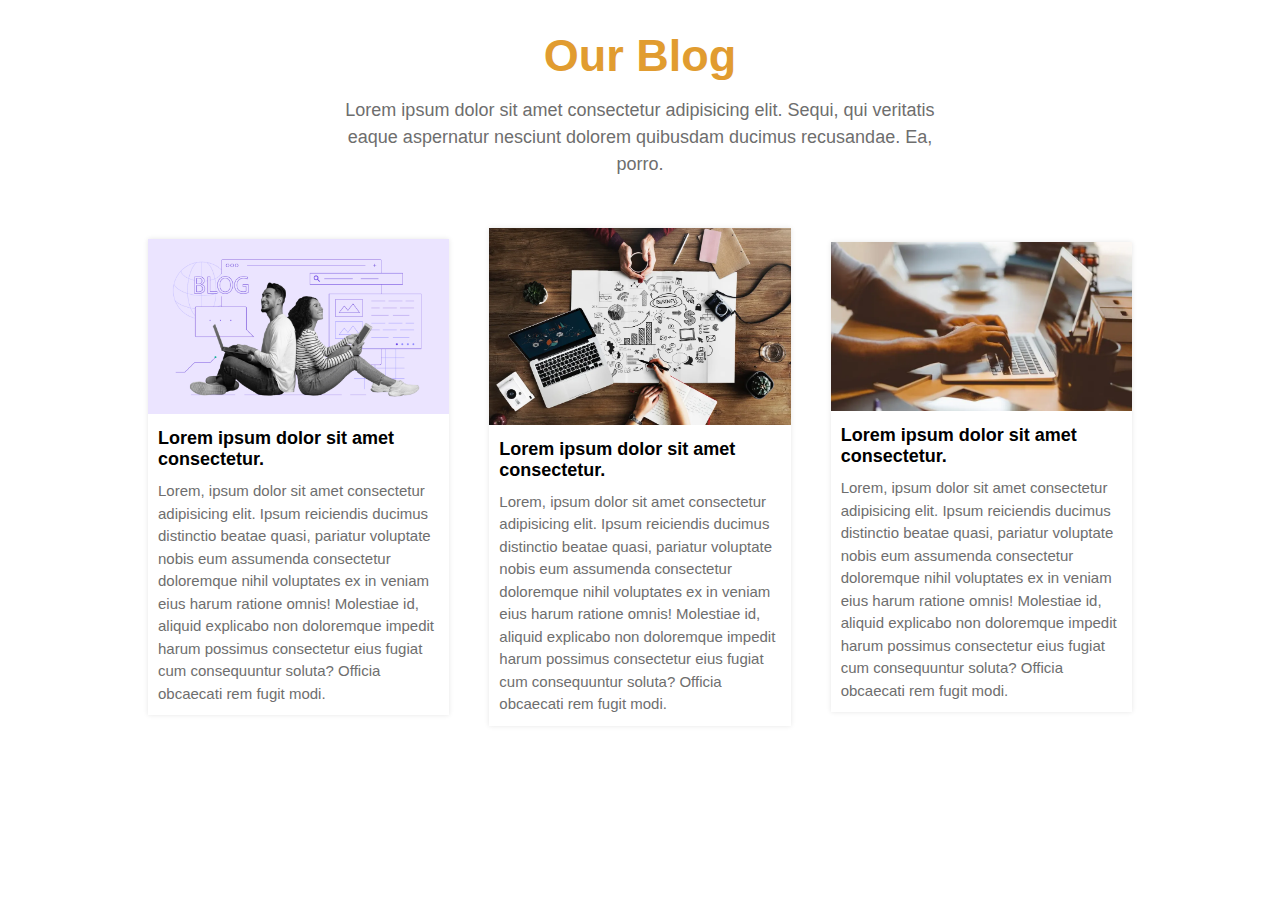
<file: Blog/index.html>
<!DOCTYPE html>
<html lang="en">
<head>
    <title>Responsive Blog Section</title>
    <meta charset="UTF-8">
    <meta http-equiv="X-UA-Compatible" content="IE=edge">
    <meta name="viewport" content="width=device-width, initial-scale=1.0">
    <title>Document</title>
    <link rel="stylesheet" href="style.css">
</head>
<body>

    <div class="container">
        <div class="row">
            <div class="header">
                <h1>Our Blog</h1>
                <p>Lorem ipsum dolor sit amet consectetur adipisicing elit. Sequi, qui veritatis eaque aspernatur nesciunt dolorem quibusdam ducimus recusandae. Ea, porro.</p>
            </div>
            <div class="content">
                <div class="card">
                    <img src="images/img1.jpg" alt="">
                    <h4>Lorem ipsum dolor sit amet consectetur.</h4>
                    <p>Lorem, ipsum dolor sit amet consectetur adipisicing elit. Ipsum reiciendis ducimus distinctio beatae quasi, pariatur voluptate nobis eum assumenda consectetur doloremque nihil voluptates ex in veniam eius harum ratione omnis! Molestiae id, aliquid explicabo non doloremque impedit harum possimus consectetur eius fugiat cum consequuntur soluta? Officia obcaecati rem fugit modi.</p>
                </div>
                <div class="card">
                    <img src="images/img2.jpg" alt="">
                    <h4>Lorem ipsum dolor sit amet consectetur.</h4>
                    <p>Lorem, ipsum dolor sit amet consectetur adipisicing elit. Ipsum reiciendis ducimus distinctio beatae quasi,
                        pariatur voluptate nobis eum assumenda consectetur doloremque nihil voluptates ex in veniam eius harum ratione
                        omnis! Molestiae id, aliquid explicabo non doloremque impedit harum possimus consectetur eius fugiat cum
                        consequuntur soluta? Officia obcaecati rem fugit modi.</p>
                </div>
                <div class="card">
                    <img src="images/img3.jpg" alt="">
                    <h4>Lorem ipsum dolor sit amet consectetur.</h4>
                    <p>Lorem, ipsum dolor sit amet consectetur adipisicing elit. Ipsum reiciendis ducimus distinctio beatae quasi,
                        pariatur voluptate nobis eum assumenda consectetur doloremque nihil voluptates ex in veniam eius harum ratione
                        omnis! Molestiae id, aliquid explicabo non doloremque impedit harum possimus consectetur eius fugiat cum
                        consequuntur soluta? Officia obcaecati rem fugit modi.</p>
                </div>
            </div>
        </div>
    </div>
    
</body>
</html>
</file>
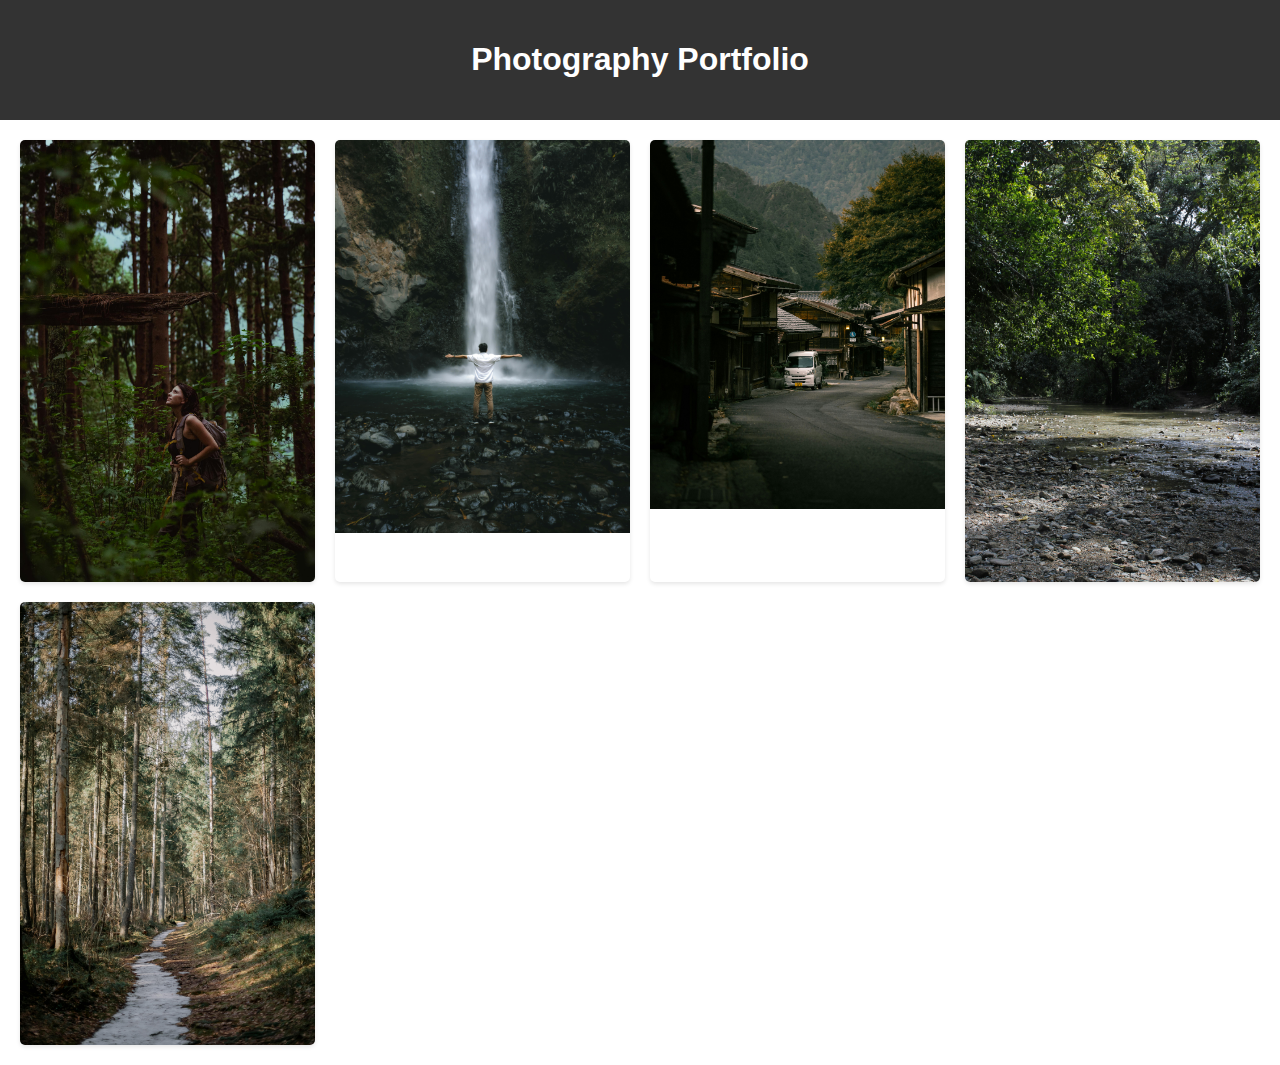
<file: photography/index.html>
<!DOCTYPE html>
<html lang="en">

<head>
    <meta charset="UTF-8" />
    <meta name="viewport" content="width=device-width, initial-scale=1.0" />
    <title>Photography Portfolio</title>
    <link rel="stylesheet" href="style.css" />
</head>

<body>
    <header>
        <h1>Photography Portfolio</h1>
    </header>

    <main>
        <section class="gallery">
            <div class="photo">
                <img src="../photography/images/pexels-alejo-marin-1157205539-21330203.jpg" alt="Photo 1" />
            </div>
            <div class="photo">
                <img src="./images/pexels-alfinauzikri-20216289.jpg" alt="Photo 2" />
            </div>
            <div class="photo">
                <img src="./images/pexels-emeric07-19267980.jpg" alt="Photo 3" />
            </div>
            <div class="photo">
                <img src="./images/pexels-juansegmentado-21050656.jpg" alt="Photo 4" />
            </div>
            <div class="photo">
                <img src="./images/pexels-miami302-20523384.jpg" alt="Photo 5" />
            </div>
            <!-- Add more photos as needed -->
        </section>
    </main>
</body>

</html>
</file>
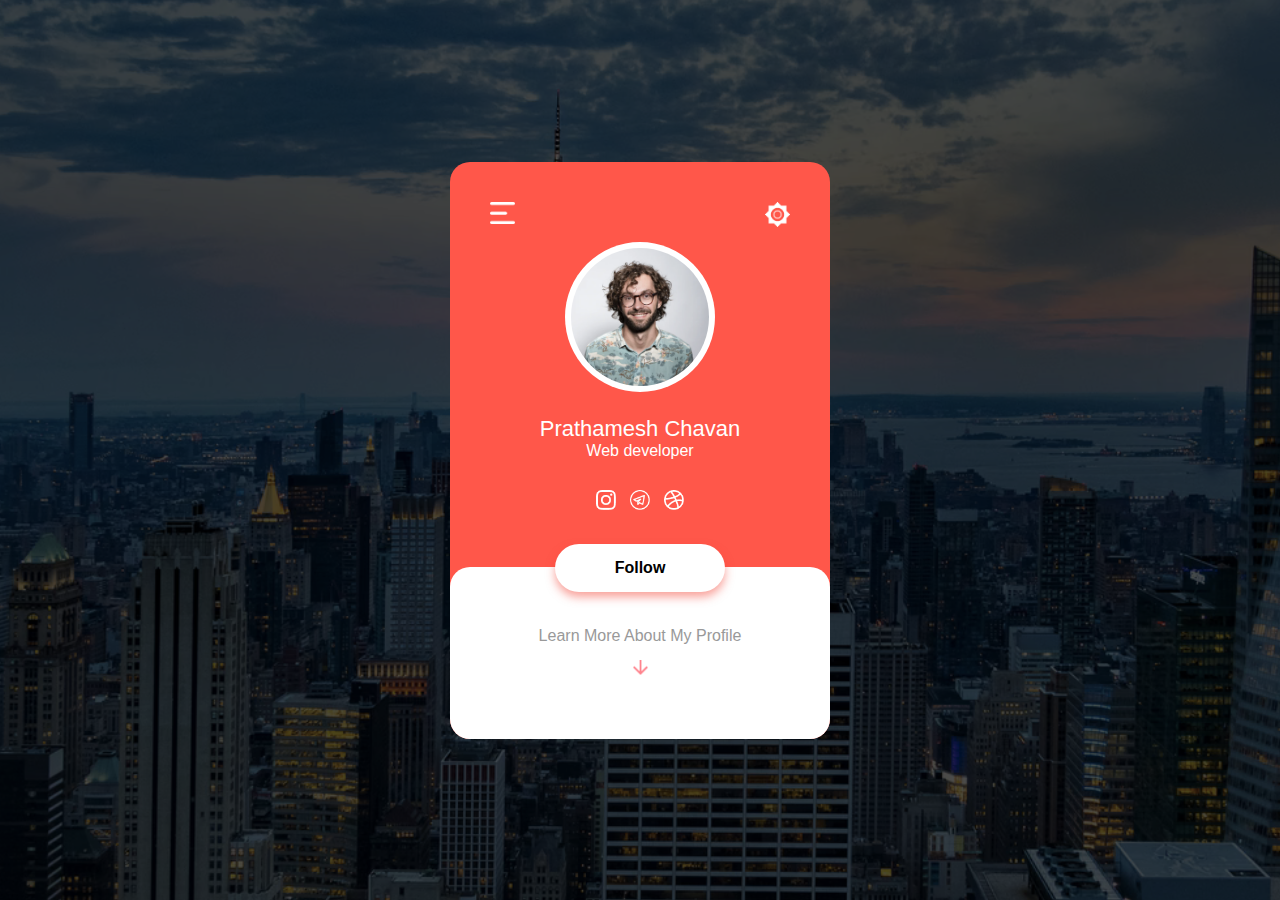
<file: profileCard/index.html>
<!DOCTYPE html>
<html lang="en">
<head>
    <meta charset="UTF-8">
    <meta http-equiv="X-UA-Compatible" content="IE=edge">
    <meta name="viewport" content="width=device-width, initial-scale=1.0">
    <title>profileCard</title>
    <link rel="stylesheet" href="style.css">
</head>
<body>
    <div class="container">
        <div class="profile-box">
            <img src="/profileCard/images/menu.png" class="menu-icon">
            <img src="/profileCard/images/setting.png" class="setting-icon">
            <img src="/profileCard/images/profile-pic.png" class="profile-pic">
            <h3>Prathamesh Chavan</h3>
            <p>Web developer</p>
            <div class="social-media">
               <a href="https://www.instagram.com/"><img src="/profileCard/images/instagram.png" alt=""></a>
               <a href="https://desktop.telegram.org/"><img src="/profileCard/images/telegram.png" alt=""><a>                
              <a href="https://www.linkedin.com/in/prathamesh-chavan-777910168/"><img src="/profileCard/images/dribble.png" alt=""></a> 
            </div>
            <button type="button">Follow</button>
            <div class="profile-bottom">
                <p>Learn More About My Profile </p>
                <img src="/profileCard/images/arrow.png" alt="">
            </div>
        </div>
    </div>
    
</body>
</html>
</file>
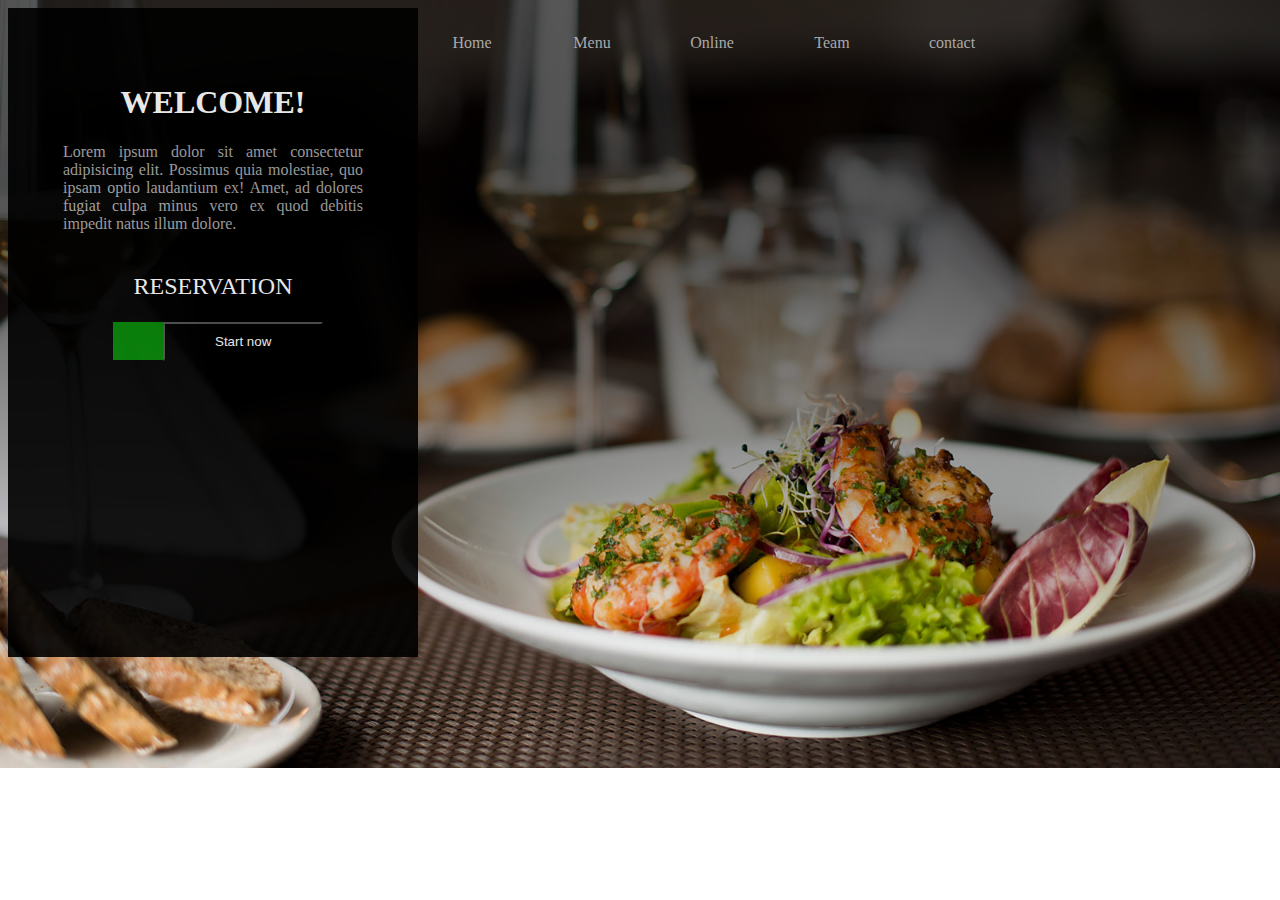
<file: Restaurant/index.html>
<!DOCTYPE html>
<html lang="en">
<head>
    <meta charset="UTF-8">
    <meta http-equiv="X-UA-Compatible" content="IE=edge">
    <meta name="viewport" content="width=device-width, initial-scale=1.0">
    <link rel="stylesheet" href="style.css">
    <title>Restaurant</title>
</head>
<body>
    <div class="box">
        <ul type="none">
            <li><a href="">Home</a></li>
            <li><a href="">Menu</a></li>
            <li><a href="">Online</a></li>
            <li><a href="">Team</a></li>
            <li><a href="">contact</a></li>
        </ul>
    </div>
    <div class="wd">

        <h1>Welcome!</h1>

        <h4>Lorem ipsum dolor sit amet consectetur adipisicing elit. Possimus quia molestiae, quo ipsam optio laudantium ex! Amet, ad dolores fugiat culpa minus vero ex quod debitis impedit natus illum dolore.</h4>

        <h2>
            Reservation
        </h2>
        <div class="opt">
            <form action="" method="post">
                <input type="button" value="Start now">
            </form>
        </div>

    </div>
</body>
</html>
</file>
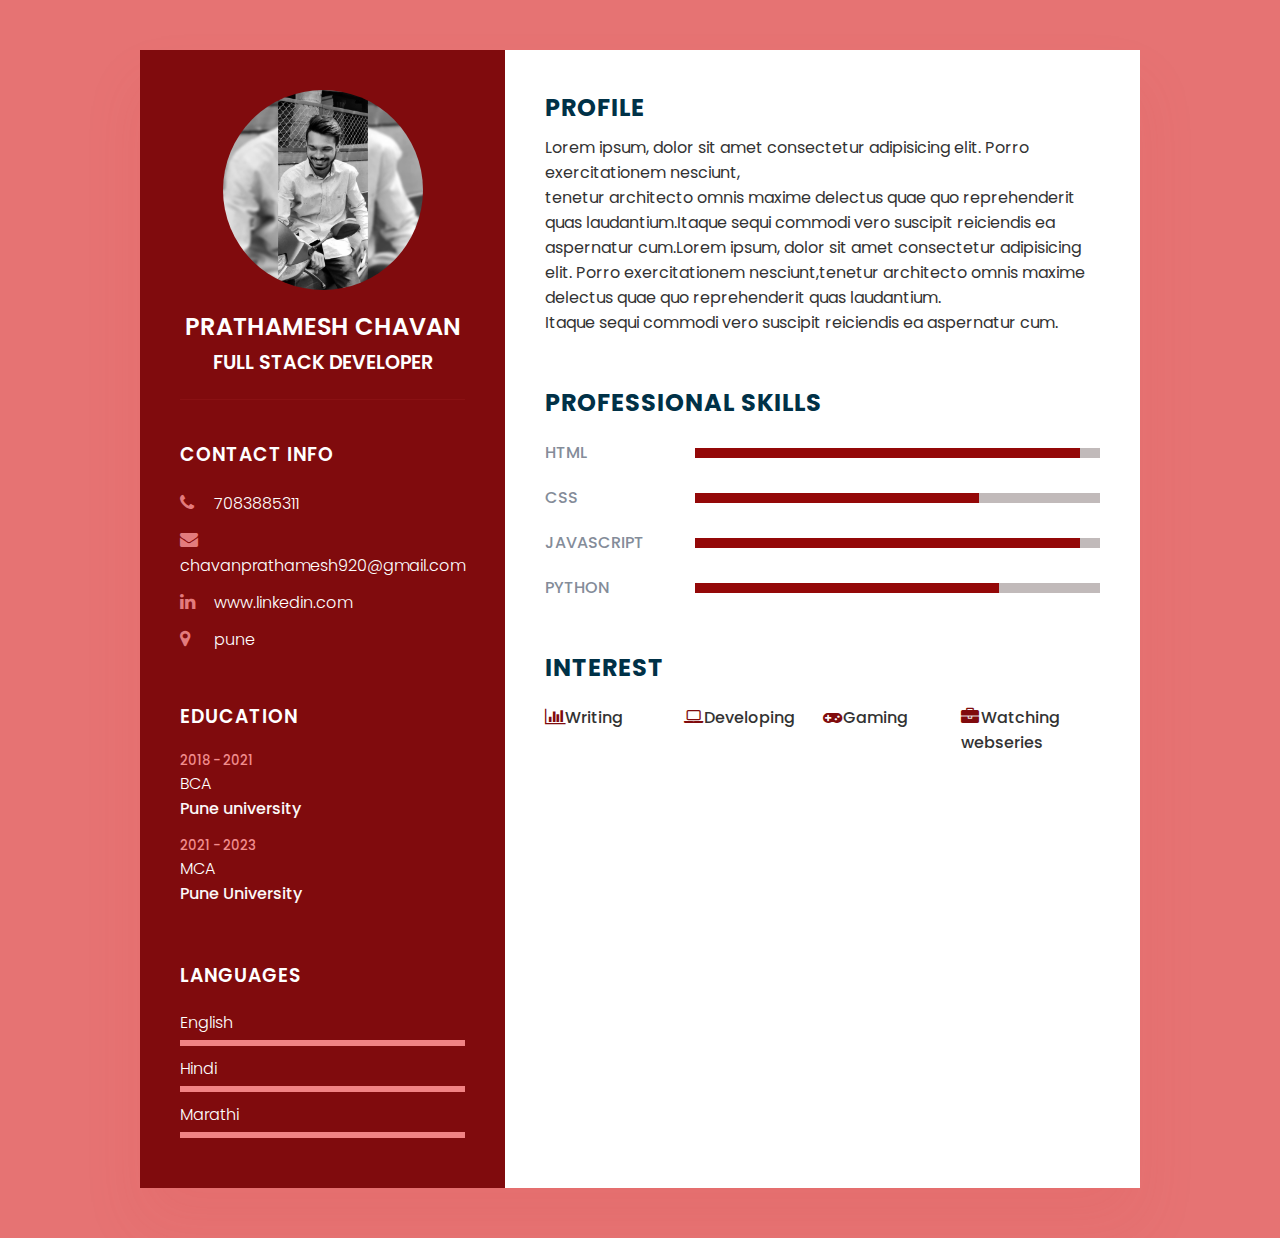
<file: Resume/index.html>
<!DOCTYPE html>
<html lang="en">
<head>
    <meta name="viewport" content="width=device-width, initial-scale=1.0">
    <title>CV or Remuse Design</title>
    <link rel="stylesheet" href="https://cdnjs.cloudflare.com/ajax/libs/font-awesome/4.7.0/css/font-awesome.css" integrity="sha512-5A8nwdMOWrSz20fDsjczgUidUBR8liPYU+WymTZP1lmY9G6Oc7HlZv156XqnsgNUzTyMefFTcsFH/tnJE/+xBg==" crossorigin="anonymous" referrerpolicy="no-referrer" />
    <link rel="stylesheet" type="text/css" href="style.css">
</head>
<body>
    <div class="container">
        <div class="left_Side">
            <div class="profileText">
                <div class="imgBx">
                    <img src="profile1.jpg">
                </div>
                <h2>Prathamesh chavan<br><span>Full Stack developer</span></h2>
            </div>
            <div class="contactInfo">
            <h3 class="title">Contact Info</h3>
            <ul>
                <li>
                    <span class="icon"><i class="fa fa-phone" aria-hidden="true"></i></span>
                    <span class="text">7083885311</span>
                </li>
                <li>
                    <span class="icon"><i class="fa fa-envelope" aria-hidden="true"></i></span>
                    <span class="text">chavanprathamesh920@gmail.com</span>
                </li>
                <!-- <li>
                    <span class="icon"><i class="fa fa-globe" aria-hidden="true"></i></span>
                    <span class="text">mywebsite.com</span>
                </li> -->
                <li>
                    <span class="icon"><i class="fa fa-linkedin" aria-hidden="true"></i></span>
                    <span class="text">www.linkedin.com</span>
                </li>
                <li>
                    <span class="icon"><i class="fa fa-map-marker" aria-hidden="true"></i></span>
                    <span class="text">pune</span>
                </li>
            </ul>
        </div>
        <div class="contactInfo education">
            <h3 class="title">EDUCATION</h3>
            <ul>
                <li>
                   <h5>2018 - 2021</h5>
                   <h4>BCA</h4>
                   <h4>Pune university</h4>
                </li>
                <li>
                    <h5>2021 - 2023</h5>
                    <h4>MCA</h4>
                    <h4>Pune University</h4>
                 </li>
            </ul>
        </div>
        <div class="contactInfo language">
            <h3 class="title">LANGUAGES</h3>
            <ul>
                <li>
                    <span class="text">English</span>
                    <span class="percent"></span>
                    <div style="width: 90%;"></div>
                </li>
                <li>
                    <span class="text">Hindi</span>
                    <span class="percent"></span>
                    <div style="width: 80%;"></div>
                </li>
                <li>
                    <span class="text">Marathi</span>
                    <span class="percent"></span>
                    <div style="width: 80%;"></div>
                </li>
            </ul>
    </div>
    </div>
  <div class="right_Side">
  <div class="about">
    <h2 class="title2">Profile</h2>
    <p>Lorem ipsum, dolor sit amet consectetur adipisicing elit. Porro exercitationem nesciunt,<br> tenetur architecto omnis maxime delectus quae quo reprehenderit quas laudantium.Itaque sequi commodi vero suscipit reiciendis ea aspernatur cum.Lorem ipsum, dolor sit amet consectetur adipisicing elit. Porro exercitationem nesciunt,tenetur architecto omnis maxime delectus quae quo reprehenderit quas laudantium. <br>Itaque sequi commodi vero suscipit reiciendis ea aspernatur cum.</p>
  </div>
  <!-- <div class="about">
    <h2 class="title2">Experience</h2>
    <div class="box">
        <div class="year_company">
<h5>2019 - 2021</h5>
<h5>Company Name</h5>
        </div>
        <div class="text">
        <h4>Senior Web Developer</h4>
        <p>Lorem ipsum, dolor sit amet consectetur adipisicing elit. Porro exercitationem nesciunt, tenetur architecto omnis </p>
    </div>
</div>
  <div class="box">
    <div class="year_company">
<h5>2021 - present</h5>
<h5>Company Name</h5>
    </div>
    <div class="text">
    <h4>Data Analyist</h4>
    <p>Lorem ipsum,dolor sit amet consectetur adipisicing elit. Porro exercitationem nesciunt,tenetur architecto omnis </p>
</div>
</div>
</div> -->
<div class="about skills">
    <h2 class="title2">Professional Skills</h2>
<div class="box">
    <h4>Html</h4>
    <div class="percent">
    <div style="width:95%;"></div>
</div>
</div>
<div class="box">
    <h4>CSS</h4>
    <div class="percent">
    <div style="width: 70%;"></div>
</div>
</div>
<div class="box">
    <h4>JAVASCRIPT</h4>
    <div class="percent">
    <div style="width: 95%;"></div>
</div>
</div>
<div class="box">
    <h4>PYTHON</h4>
    <div class="percent">
    <div style="width:75%;"></div>
</div>
</div>
</div>
<div class="About interest">
    <h2 class="title2">Interest</h2>
    <ul>
        <li><i class="fa fa-bar-chart" aria-hidden="true"></i>Writing</li>
        <li><i class="fa fa-laptop" aria-hidden="true"></i>Developing</li>
        <li><i class="fa fa-gamepad" aria-hidden="true"></i>Gaming</li>
        <li><i class="fa fa-briefcase" aria-hidden="true"></i>Watching webseries</li>
    </ul>
</div>
  </div>
    </div>
</body>
</html>
</file>
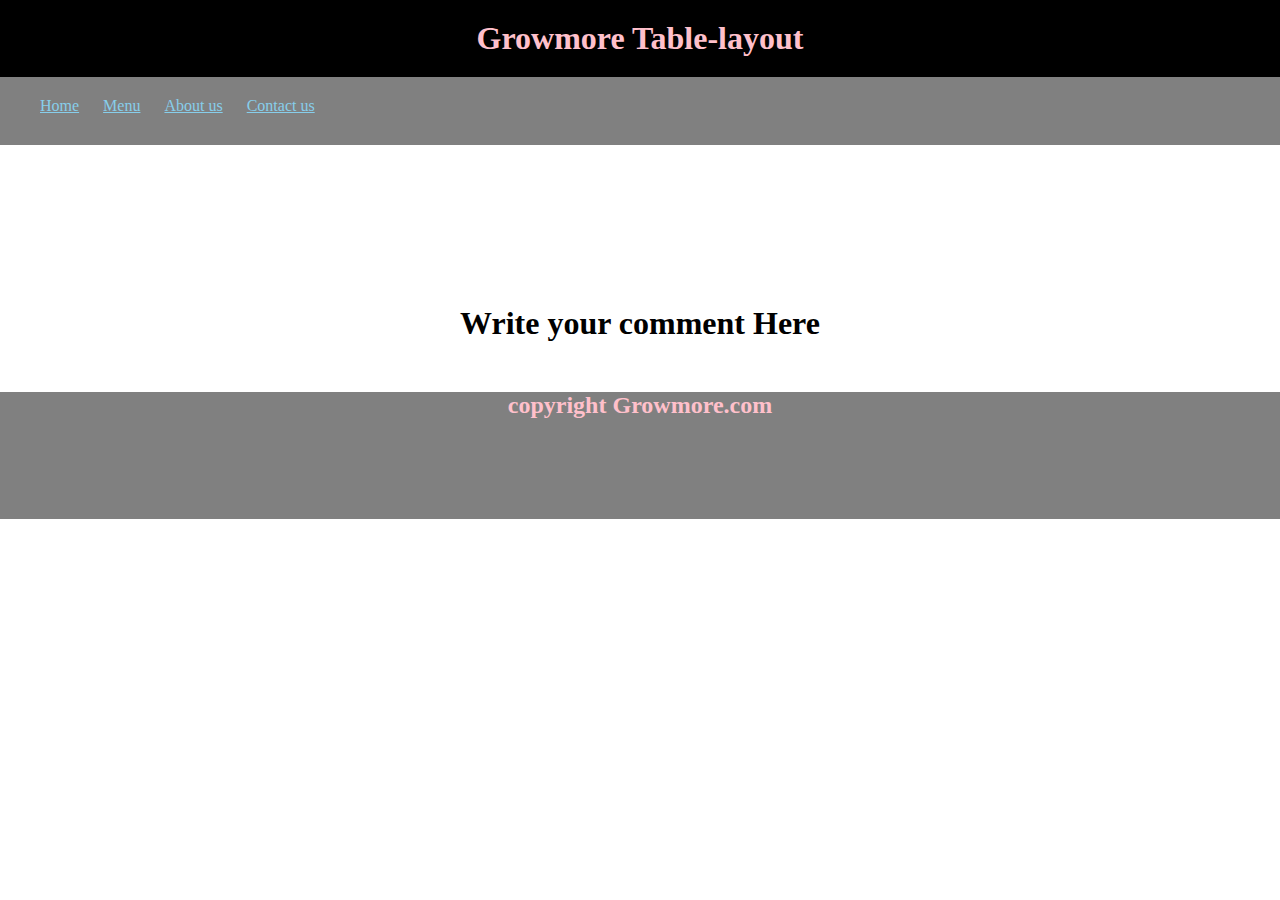
<file: Webpage_Structure/index.html>
<!DOCTYPE html>
<html lang="en">
<head>
    <meta charset="UTF-8">
    <meta http-equiv="X-UA-Compatible" content="IE=edge">
    <meta name="viewport" content="width=device-width, initial-scale=1.0">
    <title>webpage Structure</title>
    <link rel="stylesheet" href="style.css">
</head>
<body>
    <header>
        <div class="heading">
            <h1>Growmore Table-layout</h1>
        </div>
        <div>
            <nav>
                <a href="">Home</a>
                <a href="">Menu</a>
                <a href="">About us</a>
                <a href="">Contact us</a>
            </nav>
        </div>
    </header>
    <main>
        <h1 class="cd">Write your comment Here</h1>
    </main>
    <!-- <div class="rightsidebar">
        <h1>This is your side bar</h1>
    </div>
    <footer>
      <div>
        <h3>copyright Growmore.com</h3>
      </div>    
         -->
    <!-- </footer> -->
     
        <footer >
            <div class="container">
            <h2>copyright Growmore.com</h2>
            </div>
        </footer>
     </div>
    
</body>
</html>
</file>
<file: Blog/style.css>
@import url('https://fonts.googleapis.com/css2?family=Poppins:wght@100;300;400;700;900&display=swap');

*{
    margin: 0;
    padding: 0;
    box-sizing: border-box;
    font-family: 'Lato', sans-serif;
}


.container{
    width:100%;

}
.container .row{
    width:80%;
    margin: auto;

}

.container .row .header{
    width: 60%;
    text-align:center;
    margin: auto;   
}

.container .row .header h1{
    padding-top: 30px;
    font-size: 45px;
    color: #e19c30;

}

.container .row .header p{
    margin-top:15px;
    font-size:18px;
    line-height: 1.5;
    color: #6e6e6e;
}
.content{
    display: flex;
    justify-content:center;
    align-items: center;
    margin: auto;
}
.content .card{
    flex: 1;
    margin: 50px 20px;
    box-shadow: 0px 0px 5px 0px rgba(0,0,0,0.1);
    background-color:#fff;
}

.content .card img{
    width: 100%;
    height: auto;

}
.content .card h4{
    margin-top: 10px;
    margin-left: 10px;
    font-size: 18px;
}
.content .card p{
    font-size: 15px;
    color: #6e6e6e;
    line-height:1.5;
    padding:10px;
}
@media screen and (max-width:768px){
    .content{
        flex-direction:column;
    }
}
</file>
<file: profileCard/style.css>
*{
    margin: 0;
    padding: 0;
    box-sizing: border-box;
    font-family: 'poppins',sans-serif;

}

.container{
    width: 100%;
    height: 100vh;
    background-image: url(/profileCard/images/background.png);
    background-position: center;
    display:flex;
    align-items: center;
    justify-content: center;
}

.profile-box{
    background: #ff574a;
    text-align: center;
    padding: 40px 90px;
    color: #fff;
    position: relative;
    border-radius:20px;
}

.menu-icon{
    width: 25px;
    position: absolute;
    left:40px;
    top:40px;
}
.setting-icon{
    width: 25px;
    position: absolute;
    right:40px;
    top:40px;
}
.profile-pic{
    width: 150px;
    border-radius: 50%;
    background: #fff;
    padding: 6px;
    margin-top:40px;
}

.profile-bottom{
    background: #fff;
    color: #999;
    padding: 60px 0;
    margin-right: -90px;
    margin-left: -90px;
    margin-bottom: -40px;
    border-radius: 20px;
    margin-top: -10px;

}
.profile-bottom img{
    width: 15px;
    margin-top: 15px;
    cursor: pointer;

}

.profile-box button{
    background: #fff;
    border: none;
    outline: none;
    box-shadow: 0 5px 10px rgba(244,67,54,0.5);
    padding: 15px 60px;
    cursor: pointer;
    border-radius: 30px;
    margin-bottom: -50px;
    font-weight: 600;
    font-size: 16px;
}

.profile-box h3{
    font-size: 22px;
    margin-top: 20px;
    font-weight: 500;
}
.social-media img {
    width: 20px;
    margin:30px 5px;
    cursor: pointer;
}
</file>
<file: Restaurant/style.css>
body{
    font-family: latha;
    color: white;
    background: linear-gradient(rgba(0,0,0,0.65),rgba(0,0,0,0.65),rgba(0,0,0,0.38),rgba(0,0,0,0)),url(assets/foodd.jpg);
    background-repeat: no-repeat;
    background-size: cover;

}

.box{
    width: 900px;
    float: right;
    border: 1px solid none;
}

.box ul li{
    width: 120px;
    float: left;
    margin: 10px auto;
    text-align: center;
}

.box ul li a{
    text-decoration: none;
    color: darkgray;

}

.box ul li:hover{
    background-color: green;
}

.box ul li a:hover{
    color: white;
}
.wd{
    width: 300px;
    height:539px;
    background-color: black;
    opacity:0.9;
    padding: 55px;
}
.wd h1{
    text-align: center;
    text-transform: uppercase;
    font-weight: 100px;
}
.wd h4{
    text-align: justify;
    color: darkgrey;
    font-weight: normal;
}

.wd h2{
    text-align: center;
    text-transform: uppercase;
    font-weight: normal;
    margin: 40px auto;
}

.opt, form , input[type="button"]{
    background-color: black;
    color: white;
    padding: 10px;
    margin: -14px auto;
    padding-left: 50px;
    padding-right: 50px ;
    text-align: center;
}

form, input[type="button"]:hover{
    background-color: green;

}
</file>
<file: Resume/style.css>
@import url('https://fonts.googleapis.com/css?family=Poppins:200,300,400,500,600,700,800,900&display=swap');
*
{ 
    margin:0;
    padding:0;
    box-sizing:border-box;
    font-family: 'Poppins', sans-serif;

}
body
{
    background: rgb(230, 115, 115);
    display: flex;
    justify-content: center;
    align-items: center;
    min-height:100vh;
}
.container
{
    position: relative;
    width: 100%;
    max-width: 1000px;
    min-height: 1000px;
    background: #fff;
    margin:50px;
    display: grid;
    grid-template-columns: 1fr 2fr ;
    box-shadow: 0 35px 55px rgba(211, 68, 68, 0.1);
}
.container .left_Side
{
    position: relative;
    background: #800b0d;
    padding: 40px;
}
.profileText
{
    position: relative;
    display:flex;
    flex-direction: column;
    align-items: center;
    padding-bottom: 20px;
    border-bottom: 1px solid rgba(179, 46, 46, 0.2);
}
.profileText .imgBx
{
    position:relative;
    width: 200px;
    height:200px;
    border-radius: 50%;
    overflow:hidden;

}
.profileText .imgBx img
{
    position: absolute;
    top: 0;
    left: 0;
    width: 100%;
    height: 100%;
    object-fit: cover;
}
.profileText h2
{
    color: #fff;
    font-size: 1.5em;
    margin-top: 20px;
    text-transform: uppercase;
    text-align: center;
    font-weight: 600;
    line-height: 1.4em;
}
.profileText h2 span
{
    font-size: 0.8em;
    font-style: 300;
}
.contactInfo
{
    padding-top: 40px ;
}
.title
{
    color: #fff;
    text-transform: uppercase;
    font-weight: 600;
    letter-spacing: 1px;
    margin-bottom: 20px;

}

.contactInfo ul
{
position: relative;
}
.contactInfo ul li
{
position: relative;
list-style: none;
margin: 10px 0;
cursor: pointer;
}
.contactInfo ul li .icon
{
    display: inline-block;
    width: 30px;
    font-size: 18px;
    color: #e37b7d;
}
.contactInfo ul li span
{
    color: #fff;
    font-weight: 300;
}
.contactInfo.education li
{
margin-bottom: 15px;

}
.contactInfo.education h5
{
    color: rgb(241, 141, 141);
    font-weight: 500;
}
.contactInfo.education h4
{
    color: rgb(252, 248, 248);
    font-weight: 500;
}
.contactInfo.education h4:nth-child(2)
{
color: #fff;
font-weight: 300;
}
.contactInfo.language .percent
{
    position: relative;
    width: 100%;
    height: 6px;
    background: #f18384;
    display: block;
    margin-top: 5px;
}
.contactInfo.language .percent div
{
    position: absolute;
    top: 0;
    left: 0;
    height: 100%;
    background: #620305;
}
.container .right_Side
{
    position: relative;
    background: #fff;
    padding: 40px;
}
.about 
{
    margin-bottom: 50px;

}
.about:last-child
{
    margin-bottom: 0;
}
.title2
{
    color:#003147;
    text-transform: uppercase;
    letter-spacing: 1px;
    margin-bottom: 10px;
}
p
{
    color: #333;
}
.about .box
{
    display:flex ;
    flex-direction: row;
    margin: 20px 0;
}
.about .box .year_company
{
    min-width: 150px;
}
.about .box .year_company h5
{
    text-transform: uppercase;
    color: #848c90;
    font-weight: 600;
}
.about .box .text h4{
    text-transform: uppercase;
    color: rgb(148, 8, 8);
    font-size: 16px;
}
.skills .box
{
    position: relative;
    width: 100%;
    display:grid;
    grid-template-columns: 150px 1fr;
    justify-content: center;
align-items: center;
}
.skills .box h4
{
    text-transform: uppercase;
    color: #848c99;
    font-weight: 500;

}
.skills .box .percent
{
    position: relative;
    width: 100%;
    height: 10px;
background: #c1baba;
}
.skills .box .percent div 
{
position: absolute;
top: 0;
left: 00;
height: 100%;
background: rgb(148, 8, 8);
}
.interest ul{
    display: grid;
    grid-template-columns: repeat(4,1fr);
}
.interest ul li 
{
    list-style: none;
    color: #333;
    font-weight: 500;
    margin: 10px 0;
}
.interest ul li .fa 
{
    color: #800b0d;
    font-size: 18px;
    width: 20px;
}
</file>
<file: Webpage_Structure/style.css>
*{
    margin: 0;
    padding: 0;
    box-sizing: border-box;
}
.heading{
    background-color: black;
    color:pink;
    padding-top: 20px;
    padding-bottom: 20px;
    text-align: center;
}
.div,nav{
    background-color: grey;
    padding-top: 20px;
    padding-bottom: 20px;
}
.div,nav,a{
    color: skyblue;
    display:flexbox;
    justify-content: space-between;
    padding-bottom: 30px;
    padding-left: 20px; 
}
.cd{
    padding: 80px;
    margin-top: 80px;
    text-align: center;
    padding-bottom: 50px;

}
footer{
    margin-top: auto;
    background-color: black;
    margin-top: auto;
}
body{
    min-height: 100%;
    display: flex;
    flex-direction: column;
}

/* .rightsidebar{
    padding-top:180px;
    padding-bottom: 180px;
    padding-right: 60px;
    background-color: skyblue;
    float: right;

}
.footer,h3{
    padding: 20px;
    background-color: black;
    padding-bottom: -20px;
    color:pink;
    text-align: center;
    margin-bottom:; */

/* } */

footer{
    color: pink;
    text-align:center;
    padding-bottom: 100px;

    background-color: gray;
}
</file>
<file: photography/style.css>
/* Reset default margin and padding */
body, html {
    margin: 0;
    padding: 0;
    font-family: Arial, sans-serif;
}

/* Header styling */
header {
    background-color: #333;
    color: #fff;
    text-align: center;
    padding: 20px 0;
}

/* Main content styling */
main {
    padding: 20px;
}

/* Gallery styling */
.gallery {
    display: grid;
    grid-template-columns: repeat(auto-fill, minmax(250px, 1fr));
    gap: 20px;
}

.photo {
    overflow: hidden;
    border-radius: 5px;
    box-shadow: 0 2px 4px rgba(0,0,0,0.1);
}

.photo img {
    width: 100%;
    height: auto;
    display: block;
    transition: transform 0.3s ease;
}

.photo img:hover {
    transform: scale(1.1);
}
</file>
